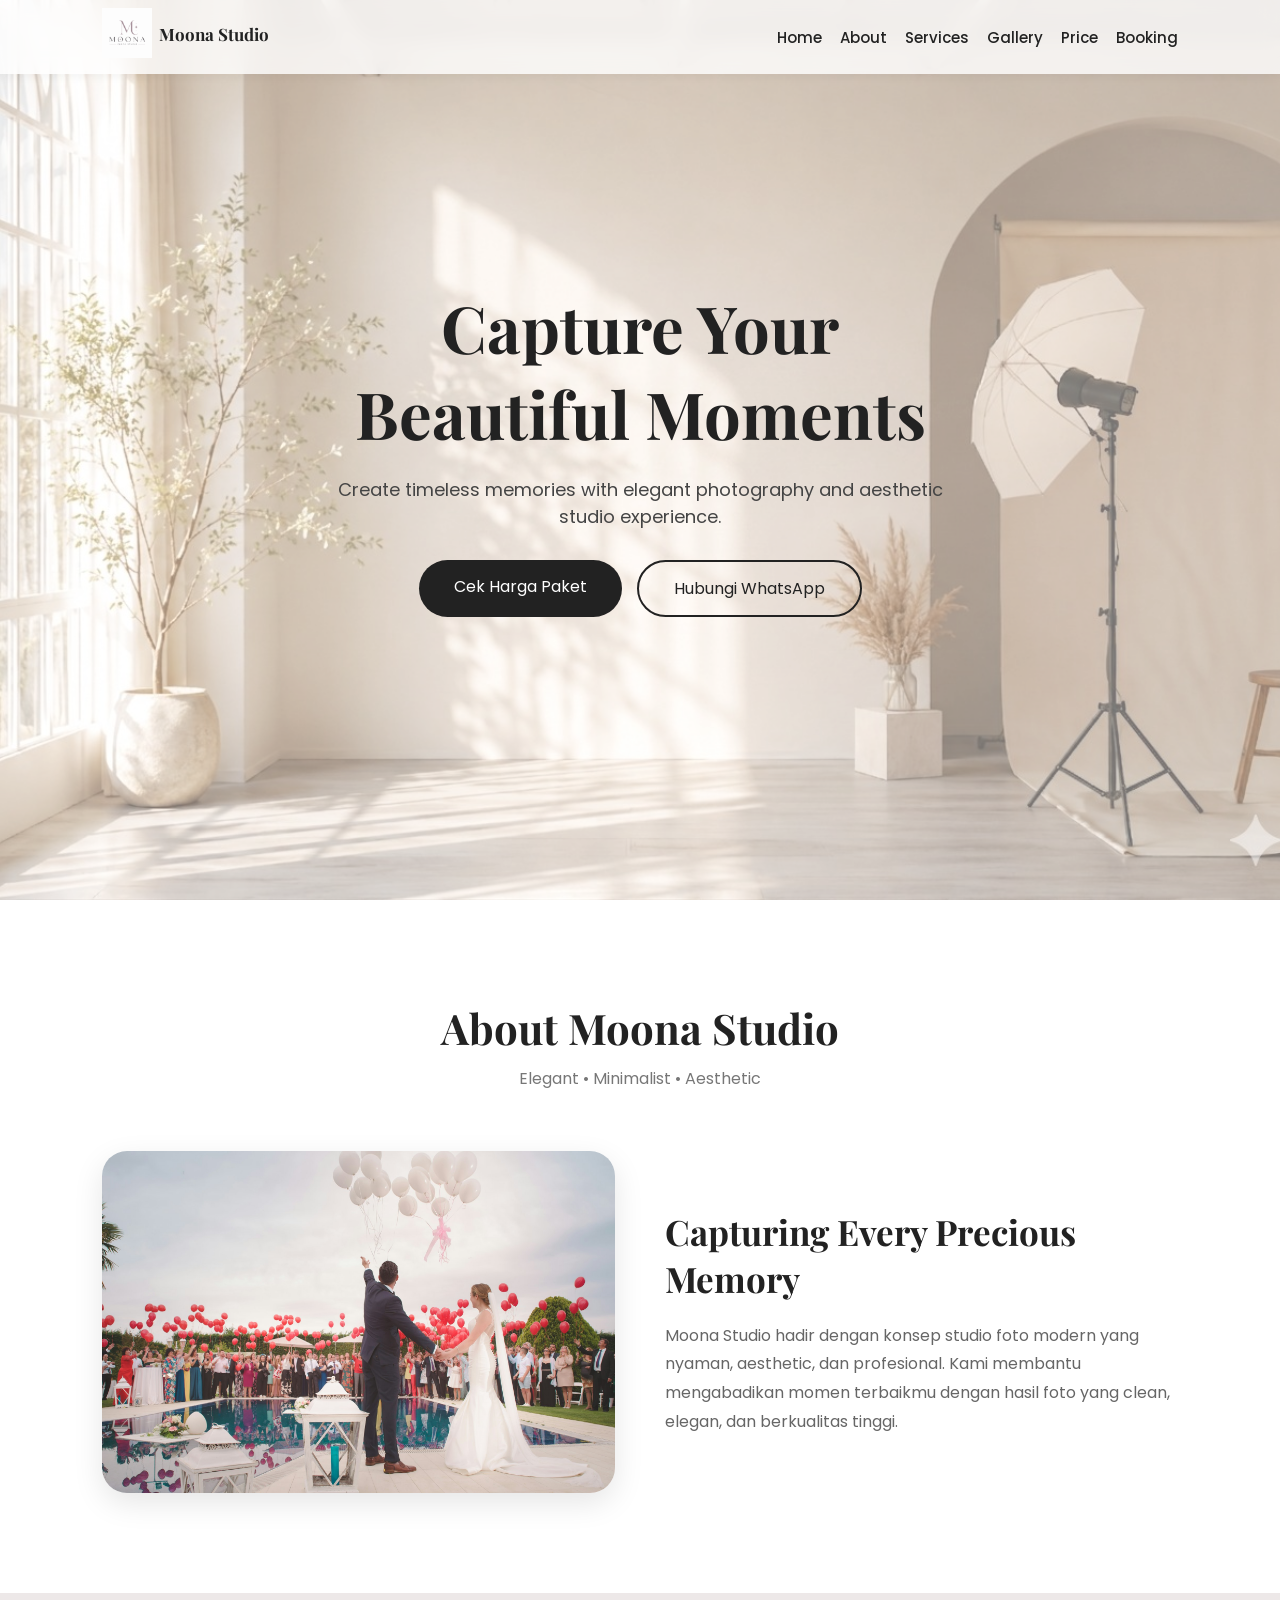
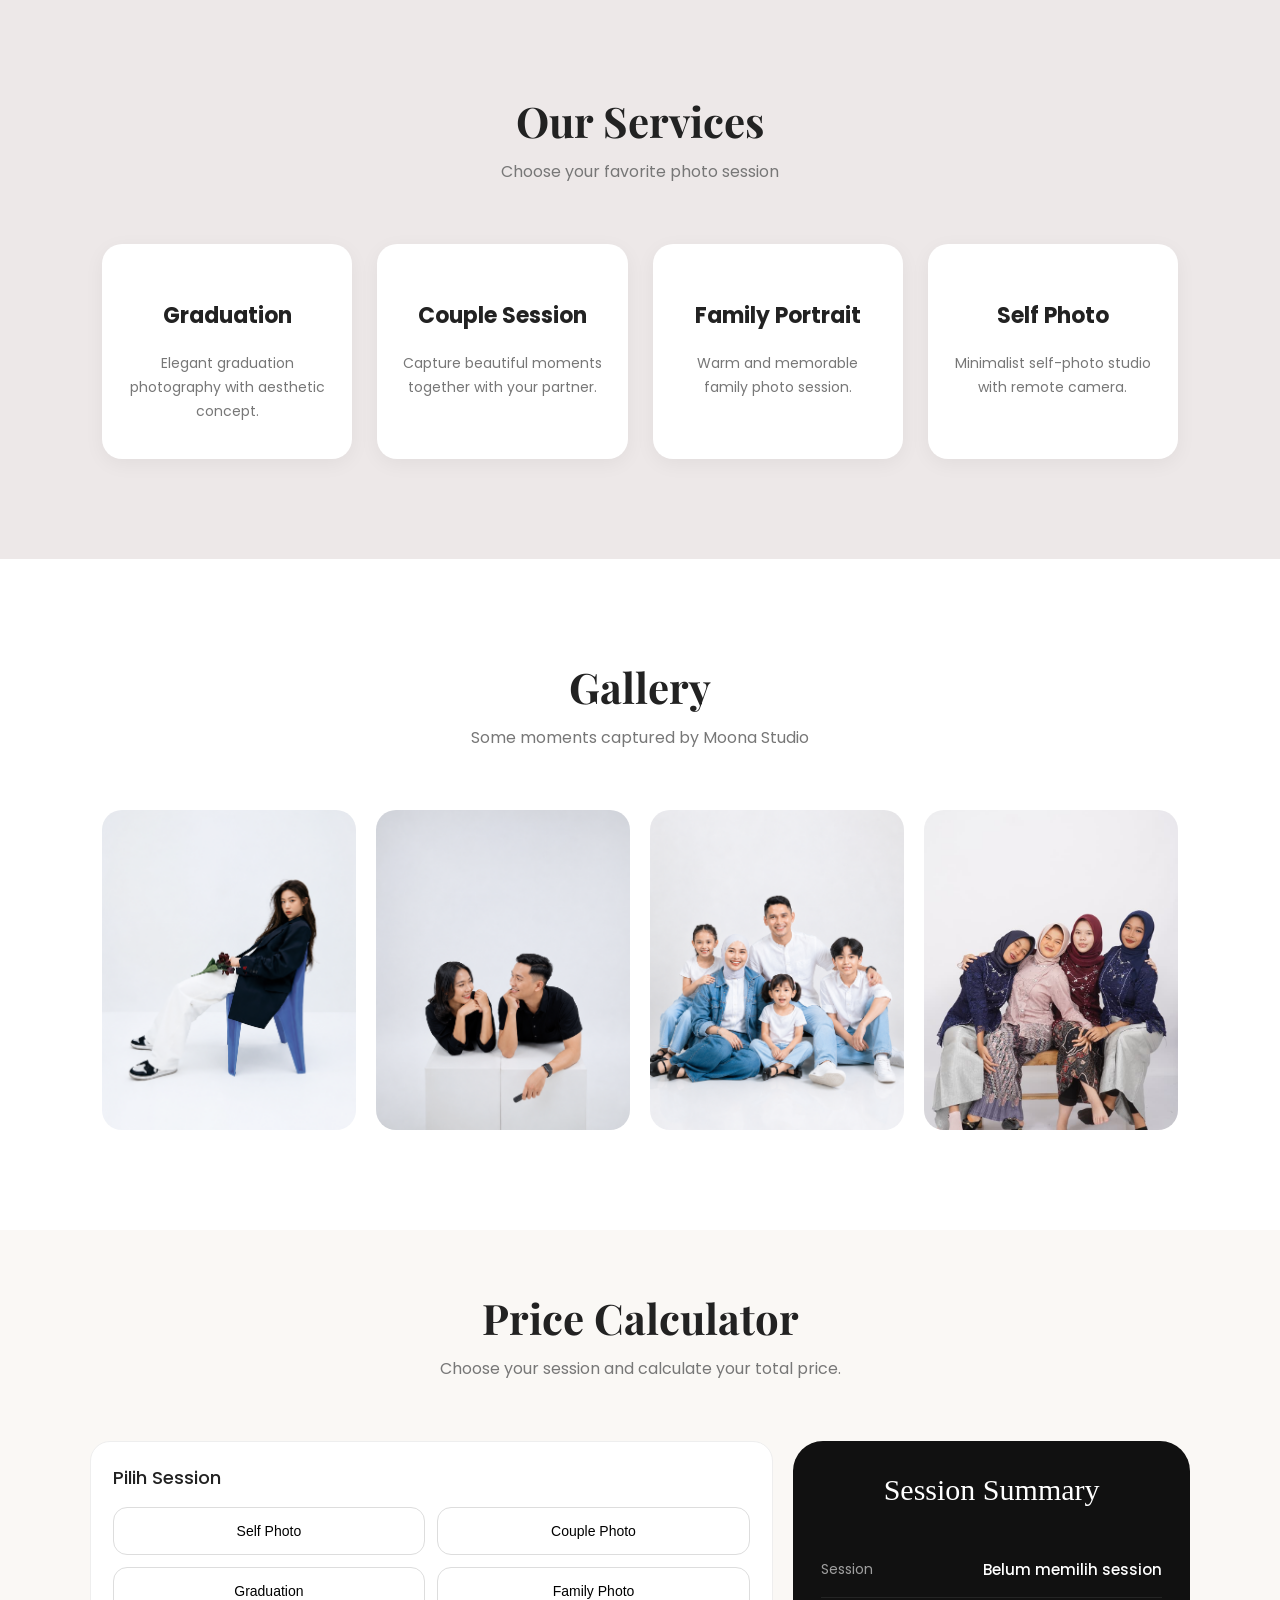
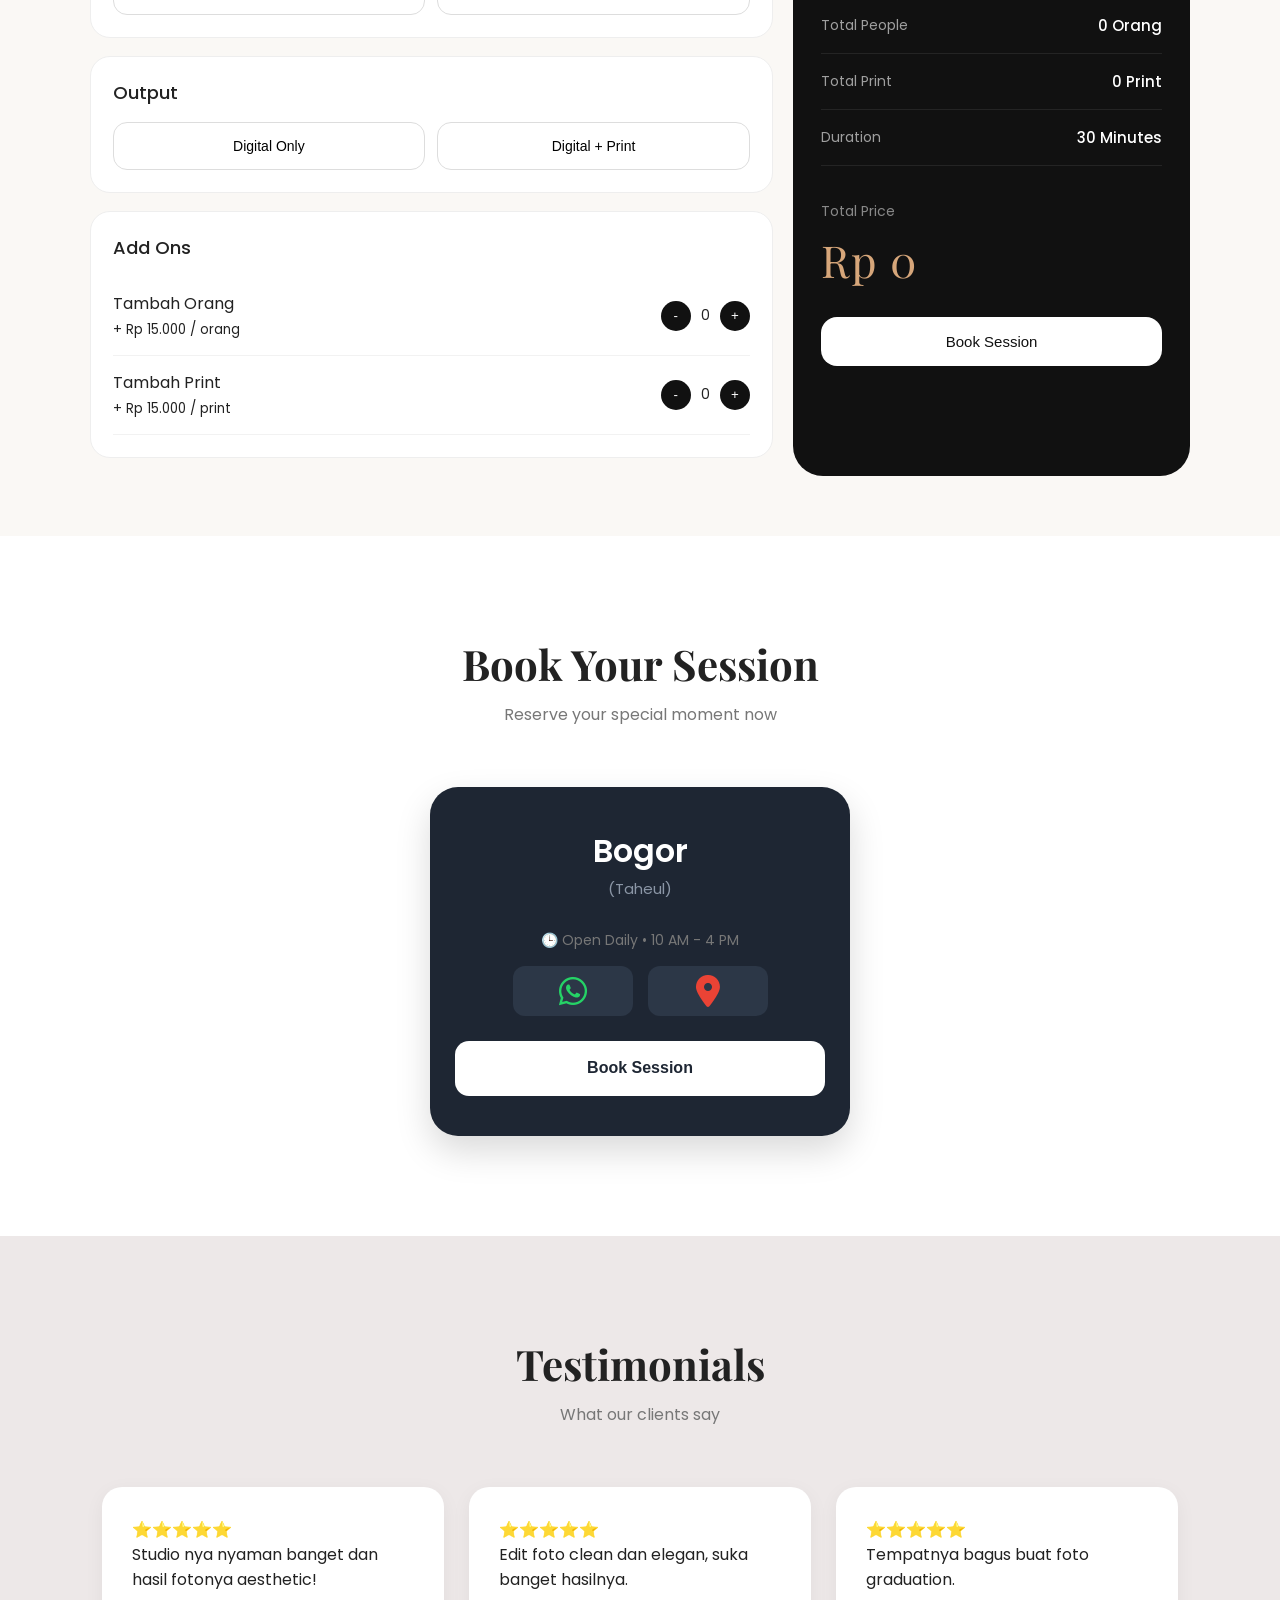
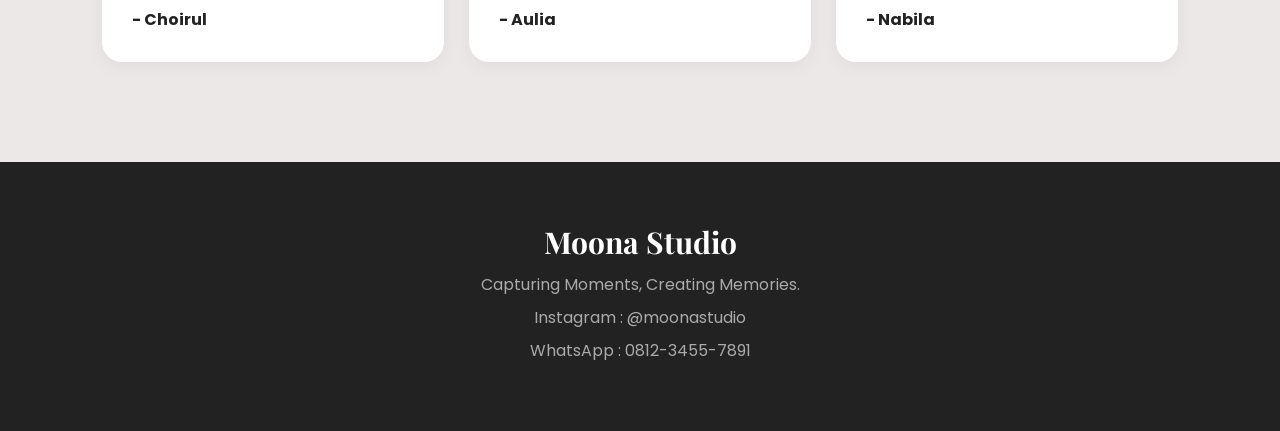
<file: index.html>
<!DOCTYPE html>
<html lang="id">
<head>
    <meta charset="UTF-8">
    <meta name="viewport" content="width=device-width, initial-scale=1.0">
    <title>Moona Studio</title>
    <link rel="stylesheet" href="style.css">
    <link rel="preconnect" href="https://fonts.googleapis.com">
    <link href="https://fonts.googleapis.com/css2?family=Poppins:wght@300;400;500;600;700&display=swap" rel="stylesheet">
    <link rel="stylesheet" href="https://cdnjs.cloudflare.com/ajax/libs/font-awesome/6.5.1/css/all.min.css">
</head>

<body>

    <nav id="navbar">
        <div class="logo">
            <img src="logo moona.png" width="50" alt="logo">
            <span>Moona Studio</span>
        </div>
        <ul id="nav-menu">
            <li><a href="#home">Home</a></li>
            <li><a href="#about">About</a></li>
            <li><a href="#services">Services</a></li>
            <li><a href="#gallery">Gallery</a></li>
            <li><a href="#price">Price</a></li>
            <li><a href="#booking">Booking</a></li>
        </ul>
    </nav>

    <main>

        <section class="hero" id="home">
            <div class="hero-content">
                <h1>Capture Your Beautiful Moments</h1>
                <p>Create timeless memories with elegant photography and aesthetic studio experience.</p>
                <div class="hero-buttons">
                    <a href="#price" class="btn">Cek Harga Paket</a>
                    <a href="https://wa.me/6281234557891"
                     class="btn btn-outline"
                       target="_blank">
                       Hubungi WhatsApp
                    </a>
                 </div>
            </div>
        </section>

        <section id="about">
            <div class="title">
                <h2>About Moona Studio</h2>
                <p>Elegant • Minimalist • Aesthetic</p>
            </div>
            <div class="about">
                <img src="about.jpg" alt="Moona Studio">
                <div class="about-text">
                    <h3>Capturing Every Precious Memory</h3>
                    <p>
                    Moona Studio hadir dengan konsep studio foto modern yang nyaman, aesthetic, dan profesional.
                    Kami membantu mengabadikan momen terbaikmu dengan hasil foto yang clean, elegan, dan berkualitas tinggi.
                     </p>
                </div>
            </div>
        </section>

        <section class="services" id="services">
            <div class="title">
                <h2>Our Services</h2>
                <p>Choose your favorite photo session</p>
            </div>
            <div class="service-box">
                <div class="card">
                    <h3>Graduation</h3>
                    <p>Elegant graduation photography with aesthetic concept.</p>
                </div>
                <div class="card">
                    <h3>Couple Session</h3>
                    <p>Capture beautiful moments together with your partner.</p>
                </div>
                <div class="card">
                    <h3>Family Portrait</h3>
                    <p>Warm and memorable family photo session.</p>
                </div>
                <div class="card">
                    <h3>Self Photo</h3>
                    <p>Minimalist self-photo studio with remote camera.</p>
                </div>
            </div>
        </section>

        <section id="gallery">
            <div class="title">
                <h2>Gallery</h2>
                <p>Some moments captured by Moona Studio</p>
            </div>
            <div class="gallery-grid">
                <img src="foto self.png" alt="Self Photo Session">
                <img src="foto couple.png" alt="Couple Session">
                <img src="foto family.png" alt="Family Session">
                <img src="foto graduation.jpeg" alt="Graduation Session">
            </div>
        </section>

        <section id="price" class="price-section">
            <div class="title">
                <h2>Price Calculator</h2>
                <p>Choose your session and calculate your total price.</p>
            </div>
            <div class="calculator-wrapper">
                <div class="calculator-left">
                    <div class="calc-box">
                        <h3>Pilih Session</h3>
                        <div class="session-grid">
                            <button class="session-btn"
                                data-price="40000"
                                data-session="Self Photo"
                                data-people="1">
                                Self Photo
                            </button>
                            <button class="session-btn"
                                data-price="70000"
                                data-session="Couple Photo"
                                data-people="2">
                                Couple Photo
                            </button>
                            <button class="session-btn"
                                data-price="95000"
                                data-session="Graduation"
                                data-people="3">
                                Graduation
                            </button>
                            <button class="session-btn"
                                data-price="125000"
                                data-session="Family Photo"
                                data-people="5">
                                Family Photo
                            </button>
                        </div>
                    </div>
                    <div class="calc-box">
                        <h3>Output</h3>
                        <div class="session-grid">
                            <button class="output-btn"
                                data-output="0">
                                Digital Only
                            </button>
                            <button class="output-btn"
                                data-output="20000">
                                Digital + Print
                            </button>
                        </div>
                    </div>
                    <div class="calc-box">
                        <h3>Add Ons</h3>
                        <div class="addon-row">
                            <div>
                                <p>Tambah Orang</p>
                                <small class="addon-price">
                                    + Rp 15.000 / orang
                                </small>
                            </div>
                            <div class="counter">
                                <button type="button" class="minus-person">-</button>
                                <span id="extraPeople">0</span>
                                <button type="button" class="plus-person">+</button>
                            </div>
                        </div>
                        <div class="addon-row">
                            <div>
                                <p>Tambah Print</p>
                                <small class="addon-price">
                                    + Rp 15.000 / print
                                </small>
                            </div>
                            <div class="counter">
                                <button type="button" class="minus-print">-</button>
                                <span id="extraPrint">0</span>
                                <button type="button" class="plus-print">+</button>
                            </div>
                        </div>
                    </div>
                </div>
                <div class="summary-card">
                    <h3>Session Summary</h3>
                        <div class="summary-item">
                            <span>Session</span>
                            <strong id="summarySession">Belum memilih session</strong>
                        </div>
                        <div class="summary-item">
                            <span>Total People</span>
                            <strong id="summaryPeople">0 Orang</strong>          
                        </div>
                        <div class="summary-item">
                            <span>Total Print</span>
                            <strong id="summaryPrint">0 Print</strong>
                        </div>
                        <div class="summary-item">
                            <span>Duration</span>
                            <strong>30 Minutes</strong>
                        </div>
                        <div class="summary-total">
                            <p>Total Price</p>
                            <h1 id="summaryPrice">Rp 0</h1>
                        </div>
                        <button class="book-btn"
                        onclick="document.getElementById('booking').scrollIntoView({behavior:'smooth'})">
                        Book Session
                        </button>
                </div>
            </div>
        </section>

        <section class="booking" id="booking">
            <div class="title">
                <h2>Book Your Session</h2>
                <p>Reserve your special moment now</p>
            </div>
            <div class="figma-container">
                <div class="figma-card">
                    <h3>Bogor</h3>
                    <span class="sub-location">(Taheul)</span>
                    <p class="open-time">🕒 Open Daily • 10 AM - 4 PM</p>
                    <div class="figma-icon-row">
                        <a href="https://wa.me/6288212321919" target="_blank" class="icon-square">
                            <i class="fa-brands fa-whatsapp"></i>
                        </a>
                        <a href="https://maps.google.com/?q=Taman Heulang Kota Bogor" target="_blank" class="icon-square">
                            <i class="fa-solid fa-location-dot"></i>
                        </a>
                    </div>
                    <button class="figma-main-btn" onclick="window.location.href='booking.html'">Book Session</button>
                </div>
            </div>
        </section>

        <section class="testimonials-section">
            <div class="title">
                <h2>Testimonials</h2>
                <p>What our clients say</p>
            </div>
            <div class="testimonials">
                <div class="testimonial-card">
                    <p>⭐⭐⭐⭐⭐</p>
                    <p>Studio nya nyaman banget dan hasil fotonya aesthetic!</p>
                    <h4>- Choirul</h4>
                </div>
                <div class="testimonial-card">
                    <p>⭐⭐⭐⭐⭐</p>
                    <p>Edit foto clean dan elegan, suka banget hasilnya.</p>
                    <h4>- Aulia</h4>
                </div>
                <div class="testimonial-card">
                    <p>⭐⭐⭐⭐⭐</p>
                    <p>Tempatnya bagus buat foto graduation.</p>
                    <h4>- Nabila</h4>
                </div>
            </div>
        </section>
    </main> 

    <footer>
        <h3>Moona Studio</h3>
        <p>Capturing Moments, Creating Memories.</p>
        <p>Instagram : @moonastudio</p>
        <p>WhatsApp : 0812-3455-7891</p>
    </footer>

<script>
let basePrice = 0;
let basePeople = 0;

let outputPrice = 0;

let extraPeople = 0;
let extraPrint = 0;

const sessionBtns =
document.querySelectorAll(".session-btn");

const outputBtns =
document.querySelectorAll(".output-btn");

const summarySession =
document.getElementById("summarySession");

const summaryPeople =
document.getElementById("summaryPeople");

const summaryPrint =
document.getElementById("summaryPrint");

const summaryPrice =
document.getElementById("summaryPrice");

const extraPeopleText =
document.getElementById("extraPeople");

const extraPrintText =
document.getElementById("extraPrint");


sessionBtns.forEach(btn => {

    btn.addEventListener("click", () => {

        sessionBtns.forEach(b =>
            b.classList.remove("active")
        );

        btn.classList.add("active");

        basePrice =
        Number(btn.dataset.price);

        basePeople =
        Number(btn.dataset.people);

        summarySession.innerText =
        btn.dataset.session;

        updateTotal();

    });

});



outputBtns.forEach(btn => {

    btn.addEventListener("click", () => {

        outputBtns.forEach(b =>
            b.classList.remove("active")
        );

        btn.classList.add("active");

        outputPrice =
        Number(btn.dataset.output);

        updateTotal();

    });

});



document.querySelector(".plus-person")
.addEventListener("click", () => {

    extraPeople++;

    extraPeopleText.innerText =
    extraPeople;

    updateTotal();

});

document.querySelector(".minus-person")
.addEventListener("click", () => {

    if(extraPeople > 0){

        extraPeople--;

        extraPeopleText.innerText =
        extraPeople;

        updateTotal();

    }

});


document.querySelector(".plus-print")
.addEventListener("click", () => {

    extraPrint++;

    extraPrintText.innerText =
    extraPrint;

    updateTotal();

});

document.querySelector(".minus-print")
.addEventListener("click", () => {

    if(extraPrint > 0){

        extraPrint--;

        extraPrintText.innerText =
        extraPrint;

        updateTotal();

    }

});


function updateTotal(){

    const totalPeople =
    basePeople + extraPeople;

    summaryPeople.innerText =
    totalPeople + " Orang";

    let totalPrint = extraPrint;

const activeOutput =
document.querySelector(".output-btn.active");

if(
    activeOutput &&
    activeOutput.innerText.includes("Print")
){
    totalPrint += 2;
}

summaryPrint.innerText =
totalPrint + " Print";

    const total =
    basePrice +
    outputPrice +
    (extraPeople * 15000) +
    (extraPrint * 15000);

    summaryPrice.innerText =
    "Rp " + total.toLocaleString("id-ID");

}
</script>

</body>
</html>
</file>
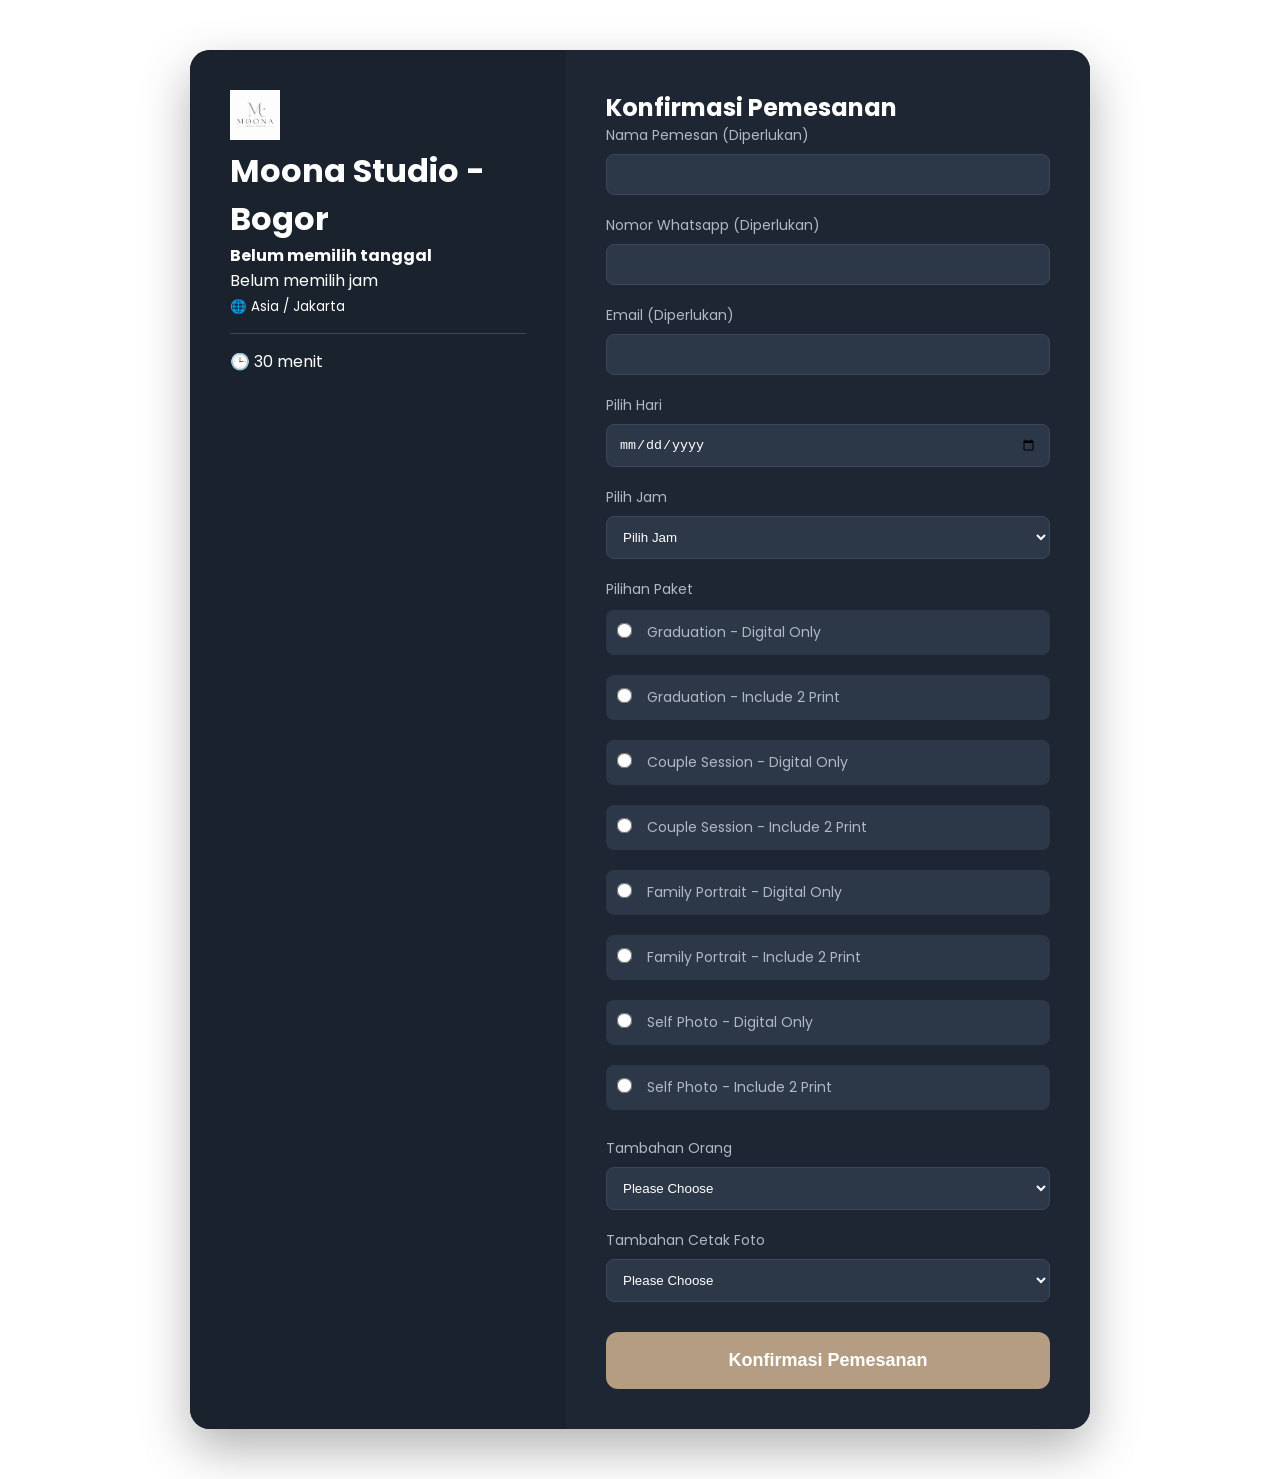
<file: booking.html>
<!DOCTYPE html>
<html lang="id">
<head>
    <meta charset="UTF-8">
    <title>Booking Studio</title>
    <link rel="stylesheet" href="style.css">
</head>
<body>

    <div class="booking-wrapper">
        <div class="booking-sidebar">
            <div class="studio-logo"><img src="logo moona.png" width="50" alt="logo"></div>
            <h1>Moona Studio - Bogor</h1>
            <div class="schedule-card">
                <p>
                  <strong id="display-date">
                    Belum memilih tanggal
                  </strong>
                </p>
                <p id="display-time">
                    Belum memilih jam
                </p> 
                <p><small>🌐 Asia / Jakarta</small></p>
                <hr style="border:0; border-top:1px solid #3a475c; margin:15px 0;">
                <p>🕒 30 menit</p>
            </div>
        </div>

        <div class="booking-main">
            <div id="form-container">
                <h2>Konfirmasi Pemesanan</h2>
                <form id="bookingForm">
                    <div class="form-group">
                        <label>Nama Pemesan (Diperlukan)</label>
                        <input type="text" name="nama" required>
                    </div>
                    <div class="form-group">
                        <label>Nomor Whatsapp (Diperlukan)</label>
                        <input type="tel"
                        name="whatsapp"
                        pattern="[0-9]{10,13}"
                        required>
                    </div>
                    <div class="form-group">
                        <label>Email (Diperlukan)</label>
                        <input type="email" name="email" required>
                    </div>
                    <div class="form-group">
                        <label>Pilih Hari</label>
                            <input
                                type="date" 
                                id="datePicker"
                                name="date"
                                onchange="updateSidebarDate()"
                                required
                            >
                    </div>
                    <div class="form-group">
                        <label>Pilih Jam</label>
                        <select id="timePicker"
                            onchange="updateSidebarTime()"
                            name="time"
                            required>
                            <option value="">Pilih Jam</option>
                            <option value="10.00 - 10.30">10.00 - 10.30</option>
                            <option value="10.30 - 11.00">10.30 - 11.00</option>
                            <option value="11.00 - 11.30">11.00 - 11.30</option>
                            <option value="11.30 - 12.00">11.30 - 12.00</option>
                            <option value="12.00 - 12.30">12.00 - 12.30</option>
                            <option value="12.30 - 13.00">12.30 - 13.00</option>
                            <option value="13.00 - 13.30">13.00 - 13.30</option>
                            <option value="13.30 - 14.00">13.30 - 14.00</option>
                            <option value="14.00 - 14.30">14.00 - 14.30</option>
                            <option value="14.30 - 15.00">14.30 - 15.00</option>
                            <option value="15.00 - 15.30">15.00 - 15.30</option>
                            <option value="15.30 - 16.00">15.30 - 16.00</option>
                        </select>
                    </div>
                    <div class="form-group">
                        <label>Pilihan Paket</label>
                        <div class="radio-group">
                            <label class="radio-option">
                                <input type="radio" name="paket" value="graduation digital" required>
                                Graduation - Digital Only  
                            </label>
                            <label class="radio-option">
                                <input type="radio" name="paket" value="graduation print">
                                Graduation - Include 2 Print
                            </label>
                            <label class="radio-option">
                                <input type="radio" name="paket" value="couple digital">
                                Couple Session - Digital Only
                            </label>
                            <label class="radio-option">
                                <input type="radio" name="paket" value="couple print">
                                Couple Session - Include 2 Print
                            </label>
                            <label class="radio-option">
                                <input type="radio" name="paket" value="family digital">
                                Family Portrait - Digital Only
                            </label>
                            <label class="radio-option">
                                <input type="radio" name="paket" value="family print">
                                Family Portrait - Include 2 Print
                            </label>
                            <label class="radio-option">
                                <input type="radio" name="paket" value="self digital">
                                Self Photo - Digital Only
                            </label>
                            <label class="radio-option">
                                <input type="radio" name="paket" value="self print">
                                Self Photo - Include 2 Print
                            </label>
                        </div>
                    </div>
                    <div class="form-group">
                        <label>Tambahan Orang</label>
                        <select id="extraPerson" name="extraPerson" required>
                            <option value="">Please Choose</option>
                            <option value="0">0</option>
                            <option value="1">1</option>
                            <option value="2">2</option>
                            <option value="3">3</option>
                            <option value="4">4</option>
                            <option value="5">5</option>
                            <option value="6">6</option>
                            <option value="7">7</option>
                            <option value="8">8</option>
                        </select>
                    </div>
                    <div class="form-group">
                        <label>Tambahan Cetak Foto</label>
                        <select id="extraPrint" name="extraPrint" required>
                            <option value="">Please Choose</option>
                            <option value="0">0</option>
                            <option value="1">1</option>
                            <option value="2">2</option>
                            <option value="3">3</option>
                            <option value="4">4</option>
                            <option value="5">5</option>
                            <option value="6">6</option>
                            <option value="7">7</option>
                            <option value="8">8</option>
                        </select>
                    </div>
                    <div class="confirm-container">
                        <button type="submit" class="confirm-btn">
                        Konfirmasi Pemesanan
                        </button>
                    </div>
                </form>
            </div>    
            <div class="success-card" id="successMessage">
                <div class="success-icon">✓</div>
                    <h2>Booking Berhasil!</h2>
                    <p>
                        Terima kasih telah melakukan reservasi di
                        <strong>Moona Studio</strong>.
                    </p>
                    <p class="success-detail">
                        Detail pemesanan Anda telah kami terima.
                        Tim kami akan segera menghubungi Anda melalui WhatsApp
                        untuk konfirmasi jadwal dan pembayaran.
                    </p>
                    <button onclick="window.location.href='index.html'" class="back-home-btn">
                        Kembali ke Beranda
                    </button>
                </div>
            </div>
        </div>
    </div>

    <script>
        
        function updateSidebarTime() {
            const timePicker = document.getElementById('timePicker');
            const displayTime = document.getElementById('display-time');
            displayTime.innerText = timePicker.value;
        }

        function updateSidebarDate(){
            const datePicker = document.getElementById('datePicker');
            const displayDate = document.getElementById('display-date');

            const selectedDate = new Date(datePicker.value);
            
            const options = {
                weekday:'long',
                year:'numeric',
                month:'long',
                day:'numeric'
        };
        
        displayDate.innerText =
        selectedDate.toLocaleDateString('id-ID', options);
        }

        const bookingForm = document.getElementById('bookingForm');
        const formContainer = document.getElementById('form-container');
        const successMessage = document.getElementById('successMessage');
        bookingForm.addEventListener('submit', function(e) {
            e.preventDefault();
            formContainer.style.display = 'none'; 
            successMessage.style.display = 'block'; 
        });

        document.getElementById("datePicker").min =
        new Date().toISOString().split("T")[0];
    </script>

</body>
</html>
</file>
<file: style.css>
@import url('https://fonts.googleapis.com/css2?family=Playfair+Display:wght@500;700&family=Poppins:wght@300;400;500;600&display=swap');
* {
    margin: 0;
    padding: 0;
    box-sizing: border-box;
    scroll-behavior: smooth;
}

html, body{
    overflow-x: hidden;
    max-width: 100%;
}

body {
    font-family: 'Poppins', sans-serif;
    background: #ffffff;
    color: #222;
}

section {
    padding: 100px 8%;
}

.title {
    text-align: center;
    margin-bottom: 60px;
}

.title h2 {
    font-size: 42px;
    font-family: 'Playfair Display', serif;
    margin-bottom: 10px;
}

.title p {
    color: #777;
}

nav {
    width: 100%;
    display: flex;
    justify-content: space-between;
    align-items: center;
    padding: 8px 8%;
    position: fixed;
    top: 0;
    z-index: 1000;
    background: rgba(255, 255, 255, 0.8);
    backdrop-filter: blur(10px);
    box-shadow: 0 2px 10px rgba(0, 0, 0, 0.05);
    transition: padding 0.3s ease; 
}

.logo {
    font-family: 'Playfair Display', serif;
    font-size: 32px;
    font-weight: bold;
    color: #222;
}

.logo span{
  font-size:17px;
  font-family:'Playfair Display', serif;
  font-weight:bold;
  position:relative;
  top: -17px;
}

nav ul {
    display: flex;
    gap: 18px;
    list-style: none;
}

nav ul li a {
    text-decoration: none;
    color: #222;
    font-size: 15px;
    font-weight: 500;
    transition: 0.3s;
}

nav ul li a:hover {
    transform: scale(1.05);
    color: #b59d84;
}

.hero {
    height: 100vh;
    background: url('home.jpeg') center/cover no-repeat;
    display: flex;
    align-items: center;
    justify-content: center;
    text-align: center;
    position: relative;
    animation: zoomHero 6s ease-in-out infinite alternate;
}

.hero::before {
    content: '';
    position: absolute;
    width: 100%;
    height: 100%;
    background: rgba(255, 255, 255, 0.45);
}

.hero-content {
    position: relative;
    z-index: 2;
    max-width: 700px;
    padding: 20px;
    animation: fadeUp 1.5s ease;
}

.hero h1 {
    font-size: 65px;
    font-family: 'Playfair Display', serif;
    margin-bottom: 20px;
}

.hero p {
    font-size: 18px;
    color: #444;
    margin-bottom: 30px;
}

.hero-buttons {
    display: flex;
    justify-content: center;
    gap: 15px;
    margin-top: 30px;
}

.btn {
    display: inline-block;
    padding: 14px 35px;
    background: #222;
    color: white;
    border-radius: 50px;
    text-decoration: none;
    transition: 0.3s;
}

.btn:hover {
    background: #b59d84;
    transform: translateY(-3px);
}

.btn-outline {
    background: transparent;
    border: 2px solid #222;
    color: #222;
}

.btn-outline:hover {
    background: #222;
    color: #fff;
}

.about {
    display: grid;
    grid-template-columns: repeat(auto-fit, minmax(300px, 1fr));
    gap: 50px;
    align-items: center;
}

.about img {
    width: 100%;
    border-radius: 25px;
    box-shadow: 0 10px 30px rgba(0, 0, 0, 0.1);
}

.about-text h3 {
    font-size: 35px;
    margin-bottom: 20px;
    font-family: 'Playfair Display', serif;
}

.about-text p {
    line-height: 1.8;
    color: #666;
}

.services {
    background: #EDE8E8;
}

.service-box {
    display: grid;
    grid-template-columns: repeat(auto-fit, minmax(230px, 1fr));
    gap: 25px;
}

.card {
    background: white;
    padding: 35px 25px;
    border-radius: 20px;
    text-align: center;
    transition: 0.4s;
    box-shadow: 0 5px 20px rgba(0, 0, 0, 0.05);
}

.card:hover {
    transform: translateY(-10px);
}

.card h3 {
    margin: 20px 0;
    font-size: 22px;
}

.card p {
    color: #777;
    font-size: 14px;
    line-height: 1.7;
}

.gallery-grid {
    display: grid;
    grid-template-columns: repeat(4, 1fr);
    gap: 20px;
}

.gallery-grid img {
    width: 100%;
    height: 320px;
    object-fit: cover;
    border-radius: 20px;
    transition: 0.4s;
}

.gallery-grid img:hover {
    transform: scale(1.04);
}

.booking {
    background: #ffffff; 
    padding: 100px 8%;
}

.figma-container {
    display: flex;
    justify-content: center;
    align-items: center;
    margin-top: 40px;
}

.figma-card {
    background: #1e2633; 
    width: 100%;
    max-width: 420px;
    padding: 40px 25px;
    border-radius: 28px; 
    text-align: center;
    box-shadow: 0 15px 35px rgba(0, 0, 0, 0.15); 
}

.figma-card h3 {
    color: #ffffff;
    font-size: 32px;
    font-family: 'Poppins', sans-serif;
    font-weight: 600;
    margin-bottom: 2px;
}

.sub-location {
    color: #8b96a6; 
    font-size: 15px;
    display: block;
    margin-bottom: 30px;
}

.open-time{
  margin-top:10px;
  margin-bottom:15px;
  font-size:14px;
  color:#777;
}

.figma-icon-row {
    display: flex;
    justify-content: center;
    gap: 15px;
    margin-bottom: 25px;
}

.icon-square{
    flex: 1;
    max-width: 120px;
    height: 50px;
    background: #2c3747;
    border-radius: 12px;
    display: flex;
    justify-content: center;
    align-items: center;
    text-decoration: none;
    border: none;
    outline: none;
    color: #ffffff;
}

.icon-square i{
    font-size: 32px;
    line-height: 1;
    text-decoration: none !important;
}
.icon-square:hover {
    background: #3a475c;
}

.icon-square .fa-location-dot {
    color: #EA4335;
}

.icon-square .fa-whatsapp {
    color: #25D366;
}

.figma-main-btn {
    width: 100%;
    height: 55px;
    background: #ffffff;
    color: #1e2633;
    border: none;
    border-radius: 14px;
    font-size: 16px;
    font-weight: 600;
    cursor: pointer;
    transition: all 0.2s ease;
}

.figma-main-btn:hover {
    background: #eef1f6;
    transform: translateY(-2px);
}

.testimonials-section {
    background: #EDE8E8;
}

.testimonials {
    display: grid;
    grid-template-columns: repeat(auto-fit, minmax(250px, 1fr));
    gap: 25px;
}

.testimonial-card {
    background: white;
    padding: 30px;
    border-radius: 20px;
    box-shadow: 0 5px 20px rgba(0, 0, 0, 0.05);
    text-align: left;
}

.testimonial-card h4 {
    margin-top: 15px;
}

.price-section{
padding: 60px 7%;
background: #faf8f5;
}

.calculator-wrapper{
display: flex;
gap: 20px;
margin-top: 35px;
}

.calculator-left{
flex: 2;
}

.calc-box{
background: #fff;
padding: 22px;
border-radius: 20px;
margin-bottom: 18px;
border: 1px solid #eee;
}

.calc-box h3{
font-size: 18px;
font-weight: 500;
margin-bottom: 16px;
color: #222;
}

.session-grid{
display: grid;
grid-template-columns: repeat(2,1fr);
gap: 12px;
}

.session-btn,
.output-btn{
padding: 15px;
border-radius: 14px;
border: 1px solid #ddd;
background: white;
cursor: pointer;
font-size: 14px;
font-weight: 400;
transition: 0.3s;
}

.session-btn.active,
.output-btn.active{
background: #111;
color: white;
border-color: #111;
}

.addon-row{
display: flex;
justify-content: space-between;
align-items: center;
padding: 14px 0;
border-bottom: 1px solid #f2f2f2;
}

.counter{
display: flex;
align-items: center;
gap: 10px;
}

.counter button{
width: 30px;
height: 30px;
border-radius: 50%;
border: none;
background: #111;
color: white;
cursor: pointer;
}

.counter span{
font-size: 14px;
}

.summary-card{
flex: 1;
background: #111;
color: white;
padding: 32px 28px;
border-radius: 30px;
}

.summary-card h3{
text-align: center;
font-size: 30px;
font-weight: 400;
margin-bottom: 35px;
font-family: serif;
}

.summary-item{
display: flex;
justify-content: space-between;
align-items: center;
padding: 16px 0;
border-bottom: 1px solid rgba(255,255,255,0.08);
}

.summary-item span{
font-size: 14px;
color: rgba(255,255,255,0.6);
}

.summary-item strong{
font-size: 15px;
font-weight: 500;
}

.summary-total{
margin-top: 35px;
}

.summary-total p{
color: rgba(255,255,255,0.5);
font-size: 14px;
}

.summary-total h1{
margin-top: 8px;
font-size: 44px;
color: #d6a67a;
font-weight: 400;
font-family: 'Playfair Display', serif;
letter-spacing: 1px;
}

.book-btn{
width: 100%;
margin-top: 28px;
padding: 16px;
border: none;
border-radius: 16px;
background: white;
color: #111;
font-size: 15px;
font-weight: 500;
cursor: pointer;
}

.booking-page-body {
    background: #121212;
    min-height: 100vh;
    display: flex;
    justify-content: center;
    align-items: center;
    padding: 20px;
}

.booking-wrapper {
    background: #1e2633;
    display: flex;
    width: 95%; 
    max-width: 900px;
    margin: 50px auto;
    border-radius: 20px;
    overflow: hidden;
    box-shadow: 0 20px 50px rgba(0,0,0,0.3);
}

.booking-sidebar {
    flex: 1; 
    padding: 40px;
    background: #1a222e;
    color: white;
}

.booking-main {
    flex: 1.5; 
    padding: 40px;
    background: #1e2633;
    color: white;
}

.form-group { margin-bottom: 20px; }
.form-group label { display: block; margin-bottom: 8px; color: #b0b8c4; font-size: 14px; }
.form-group input, .form-group select { 
    width: 100%; padding: 12px; background: #2c3747; 
    border: 1px solid #3a475c; border-radius: 8px; color: white; 
}

.radio-group {
    display: flex;
    flex-direction: column; 
    gap: 12px; 
    margin-top: 10px;
}

.radio-option{
    display:flex;
    align-items:center;
    gap:12px;
    cursor:pointer;
    background:#2c3747;
    padding:12px;
    border-radius:8px;
    transition:0.3s;
}

.radio-option:hover {
    background: #3a475c;
}

.radio-option input[type="radio"]{
    width:auto;
    margin-right:12px;
    flex-shrink:0;
    transform:scale(1.2);
    accent-color:#b59d84;
    cursor:pointer;
}

.confirm-container{
    margin-top:30px;
}

.confirm-btn{
    width:100%;
    padding:18px;
    border:none;
    border-radius:12px;
    background:#b59d84;
    color:white;
    font-size:18px;
    font-weight:600;
    cursor:pointer;
    transition:0.3s;
}

.confirm-btn:hover{
    transform:translateY(-2px);
}

#successMessage{
    display:none;
    text-align:center;
    padding:50px;
    color:white;
    flex-grow:1;
    justify-content:center;
    align-items:center;
    min-height:70vh;
}

.success-card{
    background:#1e2633;
    color:white;
    max-width:500px;
    width:90%;
    padding:50px 40px;
    border-radius:20px;
    text-align:center;
    box-shadow:0 10px 30px rgba(0,0,0,0.2);
}

.success-icon{
    width:80px;
    height:80px;
    margin:0 auto 20px;
    background:#4CAF50;
    color:white;
    border-radius:50%;
    display:flex;
    justify-content:center;
    align-items:center;
    font-size:40px;
    font-weight:bold;
}

.success-card h2{
    margin-bottom:15px;
    font-size:32px;
    display:none;
}

.success-card p{
    color:#cfd6e4;
    line-height:1.7;
}

.success-detail{
    margin-top:10px;
    margin-bottom:30px;
}

.back-home-btn{
    background:white;
    color:#1e2633;
    border:none;
    padding:14px 30px;
    border-radius:12px;
    font-weight:600;
    cursor:pointer;
    transition:.3s;
}

.back-home-btn:hover{
    transform:translateY(-3px);
}

footer {
    background: #222;
    color: white;
    text-align: center;
    padding: 60px 20px;
} 

footer h3 {
    font-family: 'Playfair Display', serif;
    margin-bottom: 10px;
    font-size: 30px;
}

footer p {
    color: #aaa;
    margin: 8px 0;
}

@keyframes fadeUp {
    from {
        opacity: 0;
        transform: translateY(40px);
    }
    to {
        opacity: 1;
        transform: translateY(0);
    }
}

@keyframes zoomHero {
    from {
        background-size: 110%;
    }
    to {
        background-size: 115%;
    }
}

@keyframes zoomHeroMobile {
    from {
        background-size: 120%;
    }
    to {
        background-size: 135%;
    }
}

@media (max-width: 768px) {

    nav{
        padding: 8px;
        min-height: 55px;
        display: flex;
        flex-direction: column;
        align-items: center;
    }

    .logo{
        display: flex;
        align-items: center;
        gap: 5px;
        margin-bottom: 5px;
    }

    .logo img{
        width: 32px;
    }

    .logo span{
        font-size: 20px;
        position: static;
    }

    #nav-menu{
        display: flex !important;
        flex-wrap: wrap !important;
        justify-content: center;
        gap: 4px;
        width: 100%;
    }

    #nav-menu li a{
        font-size: 10px;
        padding: 2px;
    }

    .hero h1 {
        font-size: 25px;
        line-height: 1.2;
    }

    .hero p{
        font-size: 16px;
    }
    
    .hero{
    background: url('homemobile.png  ') center center no-repeat;
    background-size: cover;
    animation: zoomHeroMobile 6s ease-in-out infinite alternate;
    }
    
    .hero-buttons{
        flex-direction: column;
        align-items: center;
    }

    .btn{
        width: 160px;
        padding: 12px 
    }

    section {
        padding: 80px 5%;
    }

    .gallery-grid{
        grid-template-columns: repeat(2, 1fr);
        gap: 10px;
    } 

    .figma-card {
        padding: 30px 20px;
    }
    
    .calculator-wrapper {
        display: flex !important;
        flex-direction: column !important;
    }

    .calculator-left {
        flex: none !important;
        width: 100% !important;
    }

    .summary-card {
        flex: none !important;
        width: 100% !important;
        margin-top: 20px;
    }
    
    .booking-wrapper {
        flex-direction: column;
        width: 100%;
    }

    .booking-sidebar,
    .booking-main {
        width: 100%;
        flex: none;
    }
}
</file>
